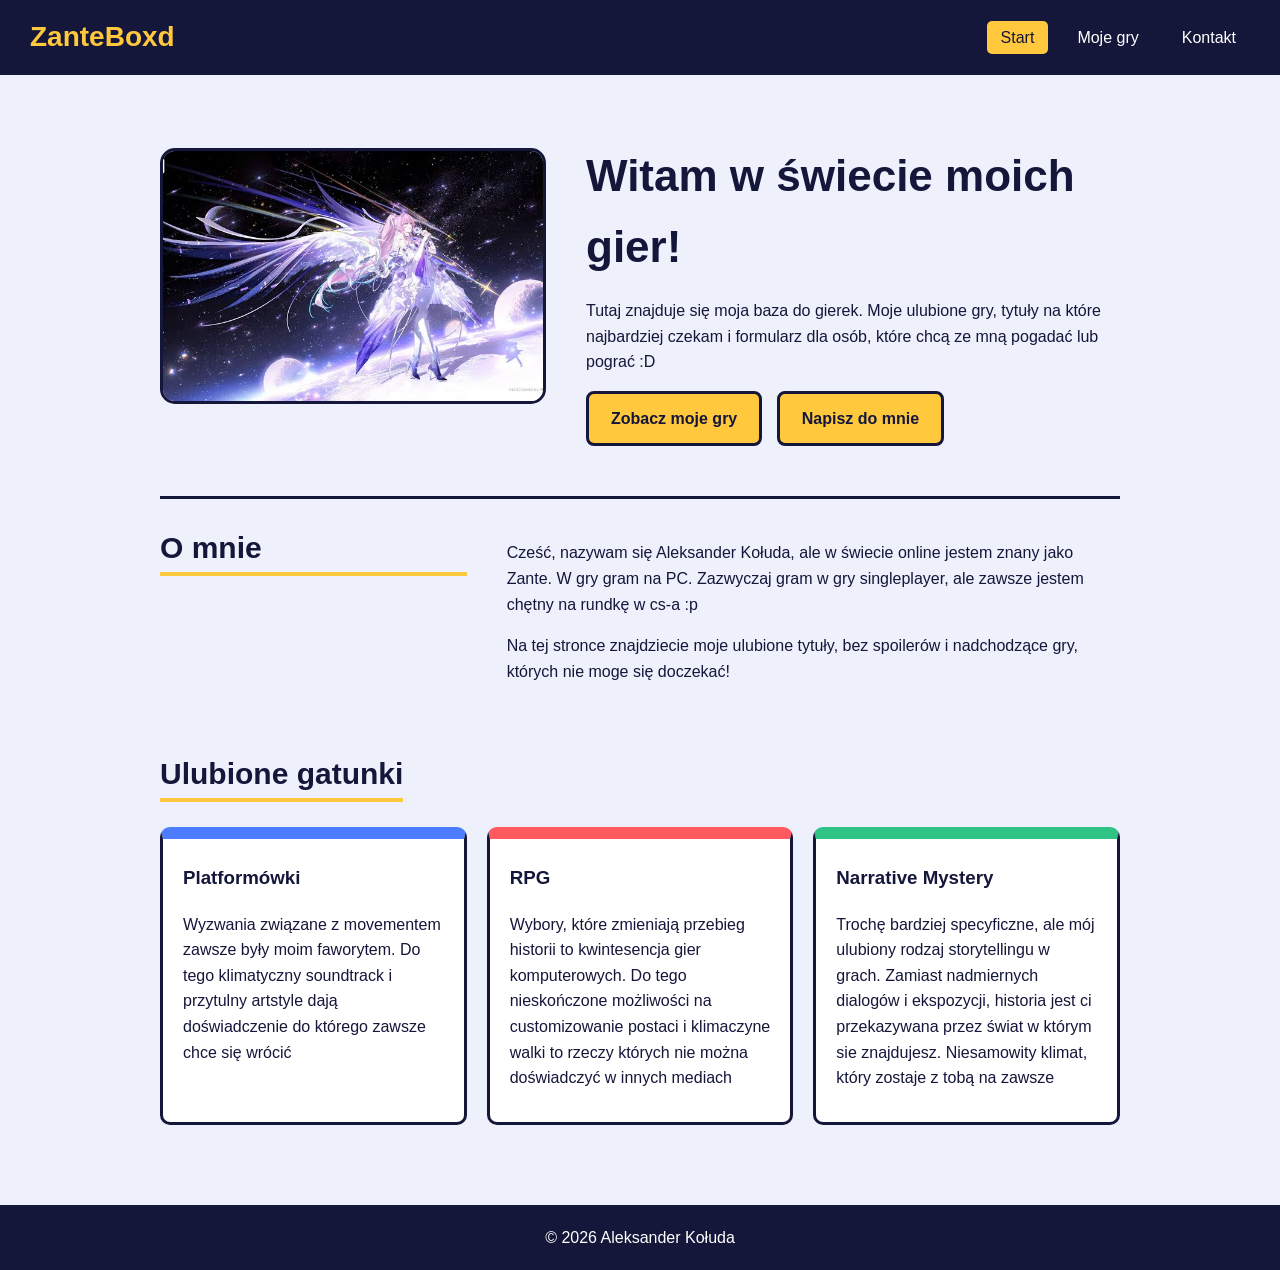
<file: index.html>
<!doctype html>
<html lang="pl">
    <head>
        <meta charset="utf-8" />
        <meta name="viewport" content="width=device-width, initial-scale=1" />
        <title>Start | ZanteBoxd</title>
        <link href="./style.css" rel="stylesheet" />
        <script src="./script.js" defer></script>
    </head>
    <body>
        <header>
            <a class="logo" href="index.html">ZanteBoxd</a>
            <nav>
                <ul>
                    <li><a href="index.html" class="active">Start</a></li>
                    <li><a href="games.html">Moje gry</a></li>
                    <li><a href="contact.html">Kontakt</a></li>
                </ul>
            </nav>
        </header>
        <main>
            <section class="hero_index">
                <img src="images/aemeath.jpg" alt="Zdjecie Aemeath, absolutnej legendy"/>
                <div class="hero_text">
                    <h1>Witam w świecie moich gier!</h1>
                    <p>Tutaj znajduje się moja baza do gierek. Moje ulubione gry, tytuły na które najbardziej czekam i formularz dla osób, które chcą ze mną pogadać lub pograć :D</p>
                    <a class="button" href="games.html">Zobacz moje gry</a>
                    <a class="button" href="contact.html">Napisz do mnie</a>
                </div>
            </section>
            <section class="about_index">
                <h2>O mnie</h2>
                <article class="about_text">
                    <p>Cześć, nazywam się Aleksander Kołuda, ale w świecie online jestem znany jako Zante. W gry gram na PC. Zazwyczaj gram w gry singleplayer, ale zawsze jestem chętny na rundkę w cs-a :p</p>
                    <p>Na tej stronce znajdziecie moje ulubione tytuły, bez spoilerów i nadchodzące gry, których nie moge się doczekać!</p>
                </article>
            </section>
            <section>
                <h2>Ulubione gatunki</h2>
                <div class="cards_index">
                    <article class="card_index">
                        <h3>Platformówki</h3>
                        <p>Wyzwania związane z movementem zawsze były moim faworytem. Do tego klimatyczny soundtrack i przytulny artstyle dają doświadczenie do którego zawsze chce się wrócić</p>
                    </article>
                    <article class="card_index">
                        <h3>RPG</h3>
                        <p>Wybory, które zmieniają przebieg historii to kwintesencja gier komputerowych. Do tego nieskończone możliwości na customizowanie postaci i klimaczyne walki to rzeczy których nie można doświadczyć w innych mediach</p>
                    </article>
                    <article class="card_index">
                        <h3>Narrative Mystery</h3>
                        <p>Trochę bardziej specyficzne, ale mój ulubiony rodzaj storytellingu w grach. Zamiast nadmiernych dialogów i ekspozycji, historia jest ci przekazywana przez świat w którym sie znajdujesz. Niesamowity klimat, który zostaje z tobą na zawsze</p>
                    </article>
                </div>
            </section>
        </main>
        <footer>
            <p>© 2026 Aleksander Kołuda</p>
        </footer>
    </body>
</html>
</file>
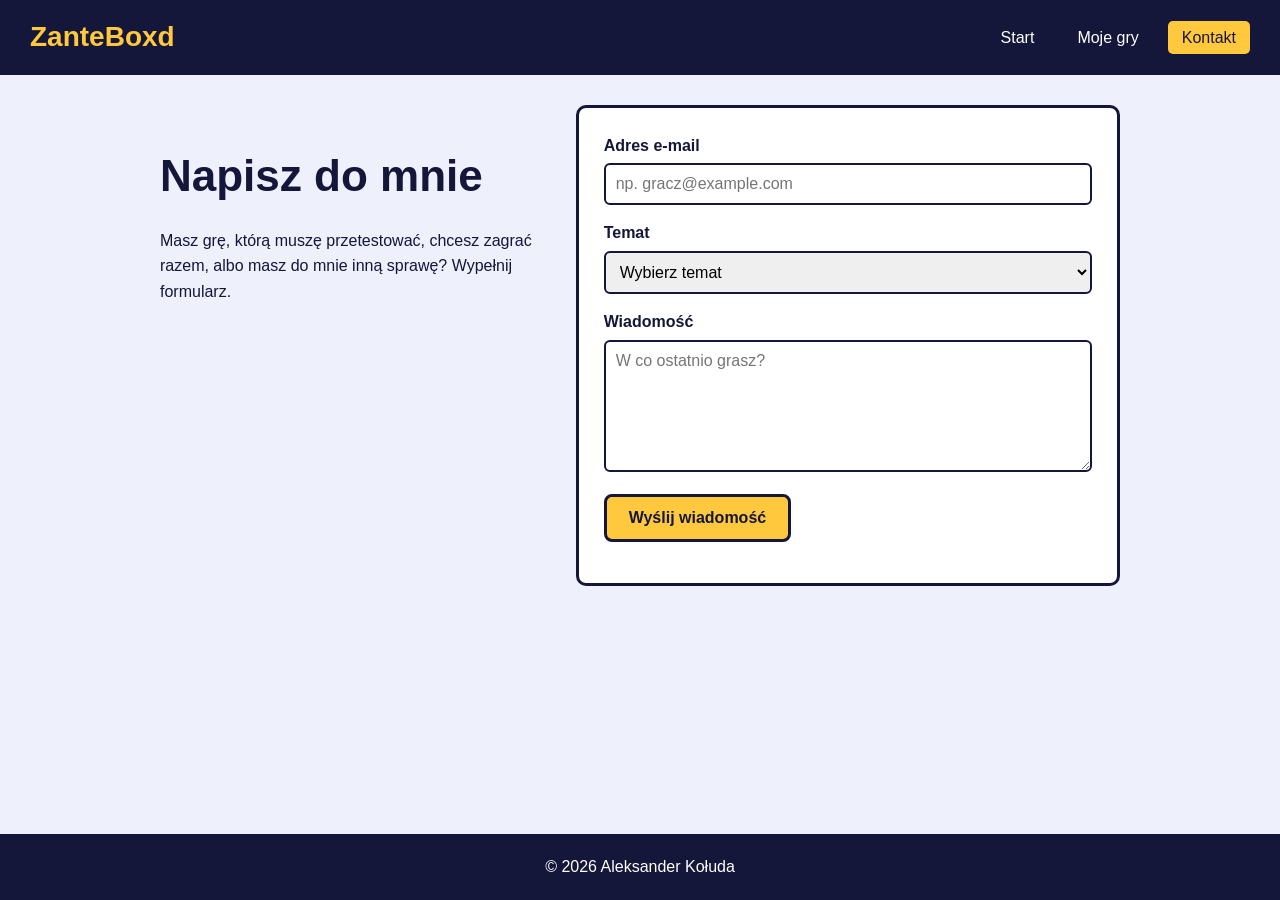
<file: contact.html>
<!doctype html>
<html lang="pl">
    <head>
        <meta charset="utf-8" />
        <meta name="viewport" content="width=device-width, , initial-scale=1" />
        <title>Kontakt | ZanteBoxd</title>
        <link href="./style.css" rel="stylesheet" />
        <script src="./script.js" defer></script>
    </head>
    <body>
        <header>
            <a class="logo" href="index.html">ZanteBoxd</a>
            <nav>
                <ul>
                    <li><a href="index.html">Start</a></li>
                    <li><a href="games.html">Moje gry</a></li>
                    <li><a href="contact.html" class="active">Kontakt</a></li>
                </ul>
            </nav>
        </header>
        <main>
            <section class="contact_page">
                <div class="contact_text">
                    <h1>Napisz do mnie</h1>
                    <p>Masz grę, którą muszę przetestować, chcesz zagrać razem, albo masz do mnie inną sprawę? Wypełnij formularz.</p>
                </div>
                <form class="form_contact" id="contact_form" action="#" method="post">
                    <label for="email">Adres e-mail</label>
                    <input type="email" id="email" name="email" placeholder="np. gracz@example.com" required />

                    <label for="topic">Temat</label>
                    <select id="topic" name="topic" required>
                        <option value="">Wybierz temat</option>
                        <option>Polecenie gry</option>
                        <option>Wspólna rozgrywka</option>
                        <option>Pytanie o stronę</option>
                        <option>Inne</option>
                    </select>

                    <label for="message">Wiadomość</label>
                    <textarea id="message" name="message" rows="6" minlength="10" maxlength="500" placeholder="W co ostatnio grasz?" required></textarea>

                    <button class="button" type="submit">Wyślij wiadomość</button>
                    <p id="form_status"></p>
                </form>
            </section>
        </main>
        <footer>
            <p>© 2026 Aleksander Kołuda</p>
        </footer>
    </body>
</html>
</file>
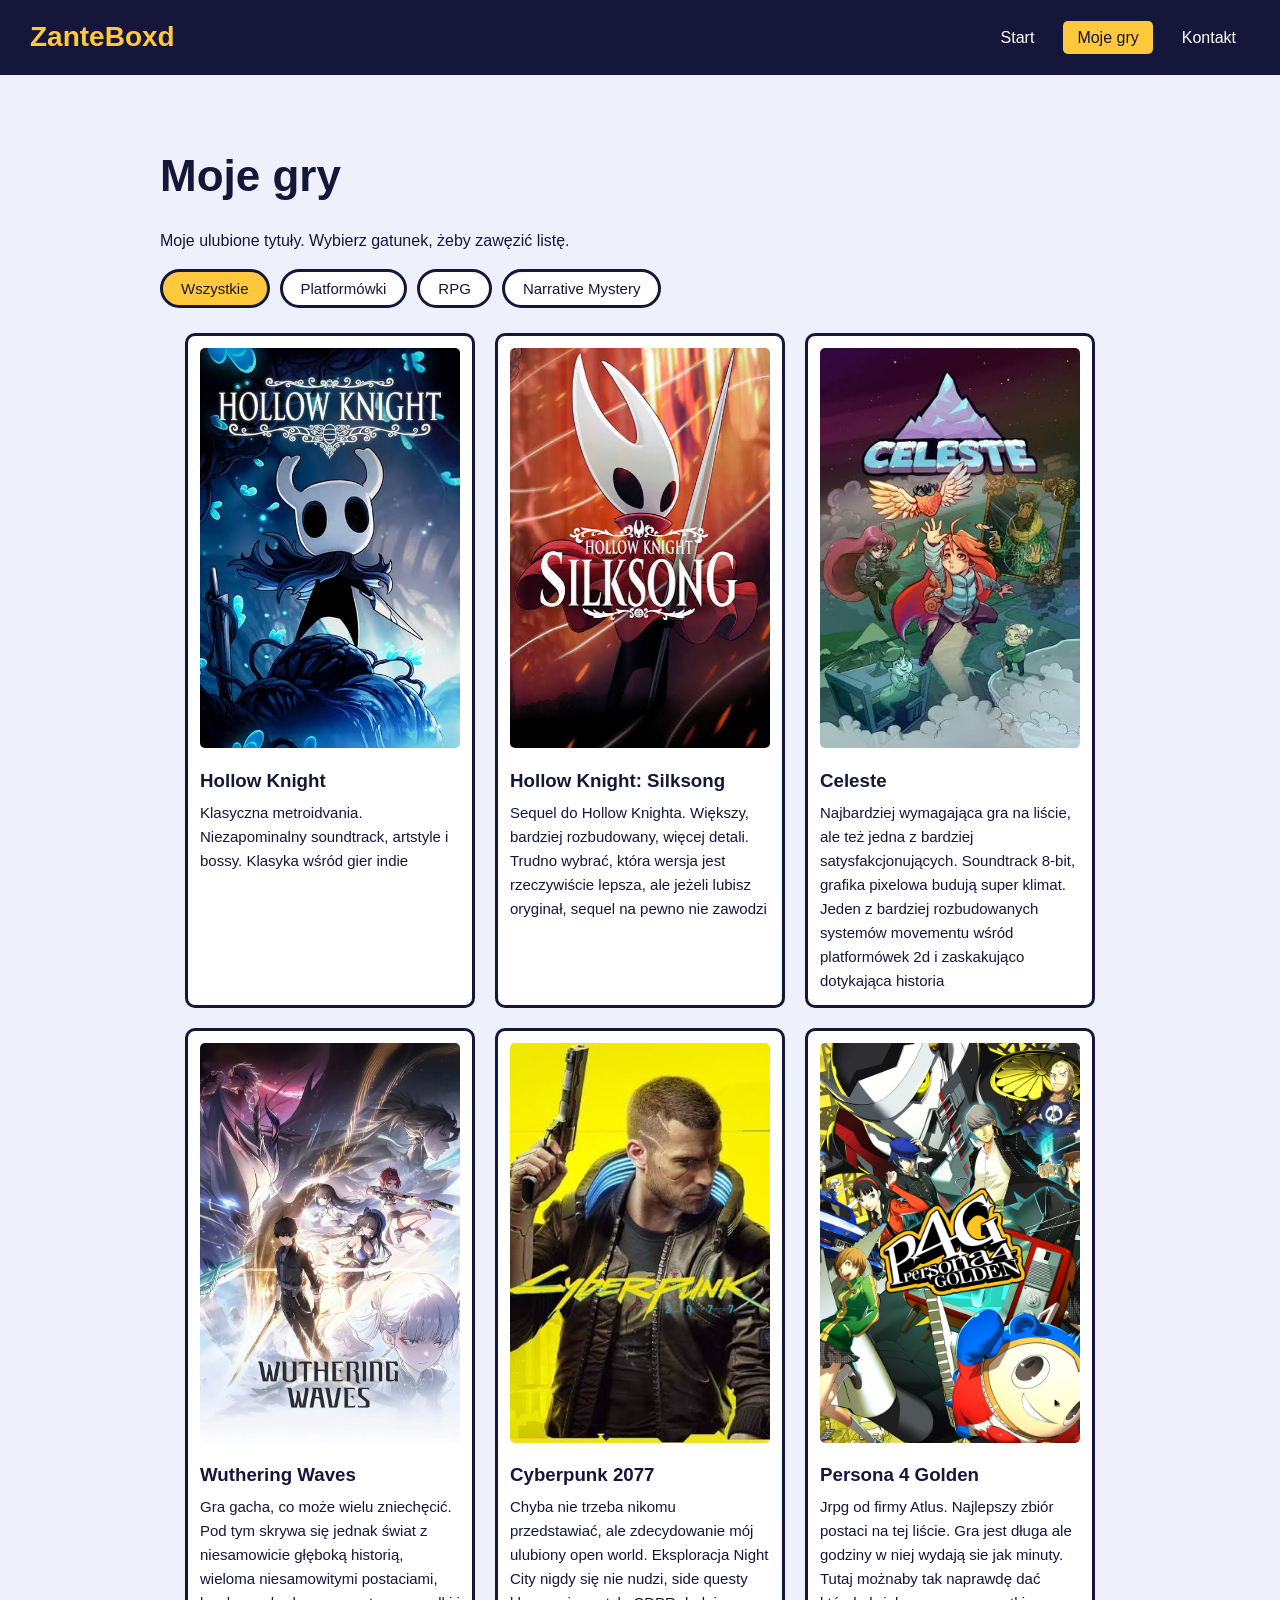
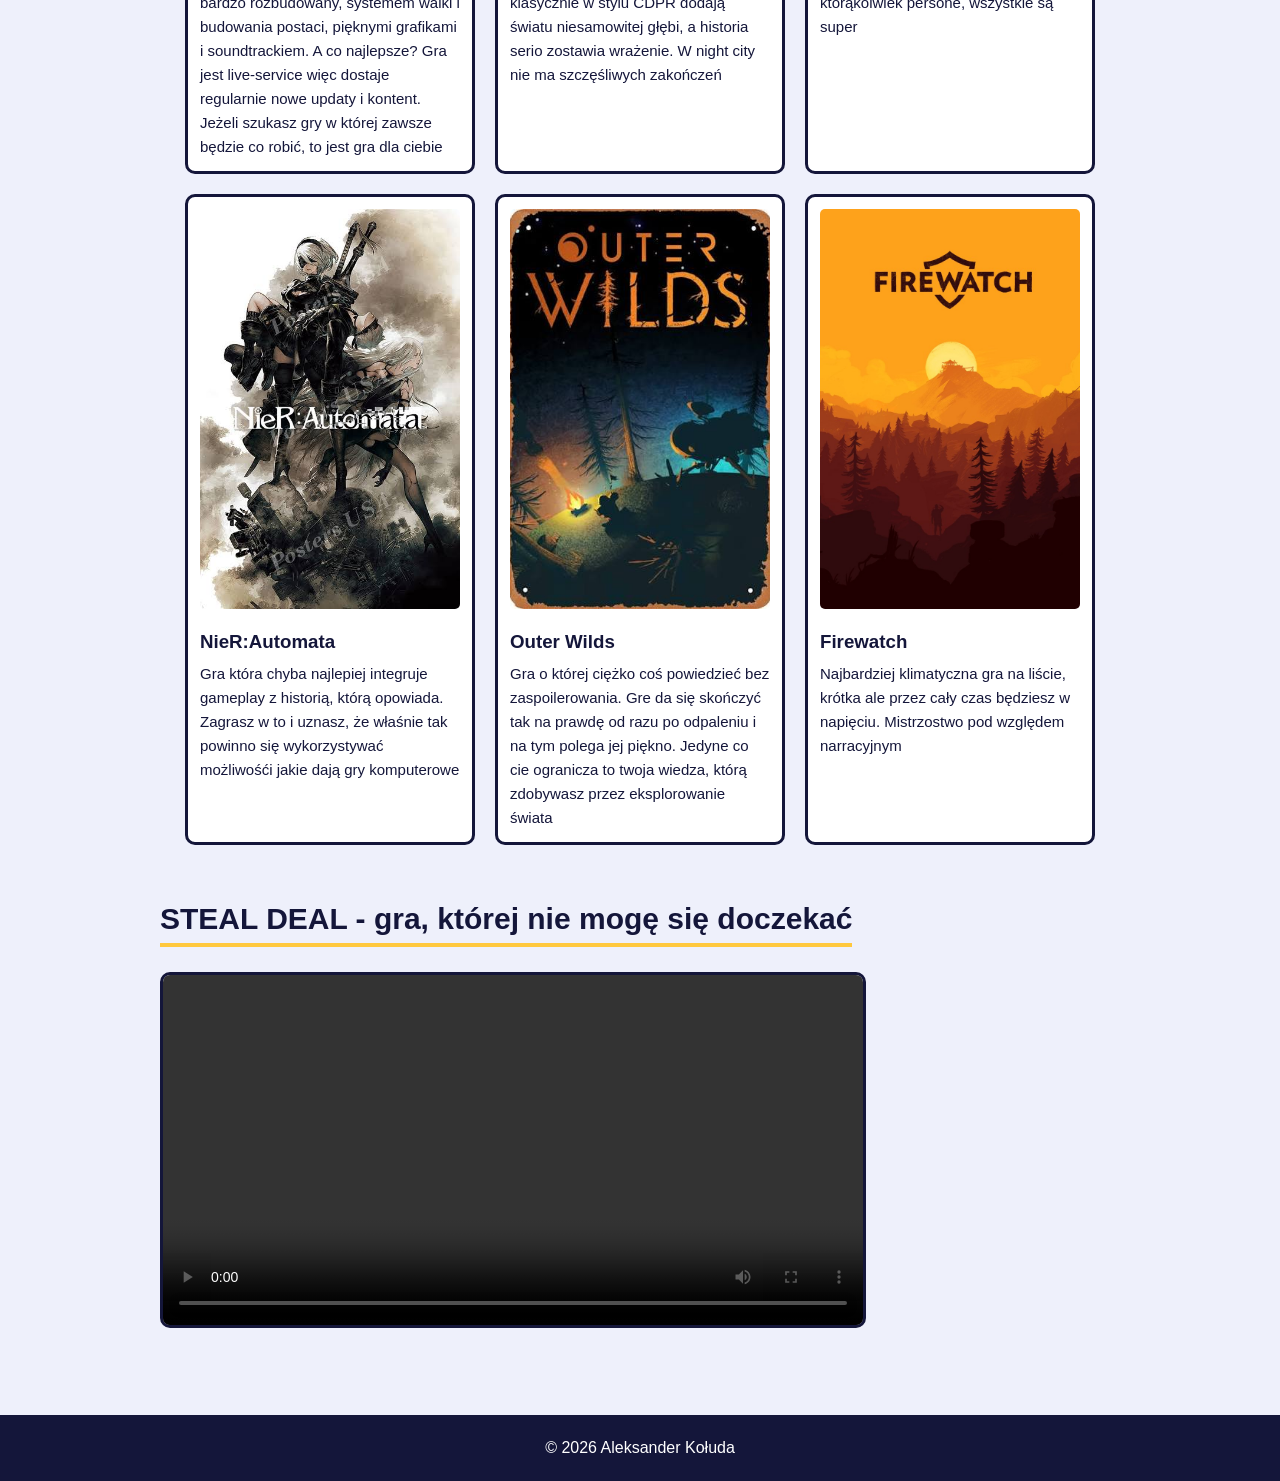
<file: games.html>
<!doctype html>
<html lang="pl">
    <head>
        <meta charset="utf-8" />
        <meta name="viewport" content="width=device-width, initial-scale=1" />
        <title>Moje gry | ZanteBoxd</title>
        <link href="./style.css" rel="stylesheet" />
        <script src="./script.js" defer></script>
    </head>
    <body>
        <header>
            <a class="logo" href="index.html">ZanteBoxd</a>
            <nav>
                <ul>
                    <li><a href="index.html">Start</a></li>
                    <li><a href="games.html" class="active">Moje gry</a></li>
                    <li><a href="contact.html">Kontakt</a></li>
                </ul>
            </nav>
        </header>
        <main>
            <section>
                <h1>Moje gry</h1>
                <p>Moje ulubione tytuły. Wybierz gatunek, żeby zawęzić listę.</p>
                <div class="filters">
                    <button class="filter_button selected" type="button" data-filter="wszystkie">Wszystkie</button>
                    <button class="filter_button" type="button" data-filter="platformowki">Platformówki</button>
                    <button class="filter_button" type="button" data-filter="rpg">RPG</button>
                    <button class="filter_button" type="button" data-filter="mystery">Narrative Mystery</button>
                </div>
                <div class="image_gallery">
                    <figure class="card_gallery" data-genre="platformowki">
                        <img src="images/hollowknight.jpg" alt="Hollow Knight poster" width="600" height="400" />
                        <figcaption>
                            <h3>Hollow Knight</h3>
                            <p>Klasyczna metroidvania. Niezapominalny soundtrack, artstyle i bossy. Klasyka wśród gier indie</p>
                        </figcaption>
                    </figure>
                    <figure class="card_gallery" data-genre="platformowki">
                        <img src="images/silksong.jpg" alt="Hollow Knight: Silksong poster" width="600" height="400" />
                        <figcaption>
                            <h3>Hollow Knight: Silksong</h3>
                            <p>Sequel do Hollow Knighta. Większy, bardziej rozbudowany, więcej detali. Trudno wybrać, która wersja jest rzeczywiście lepsza, ale jeżeli lubisz oryginał, sequel na pewno nie zawodzi</p>
                        </figcaption>
                    </figure>
                    <figure class="card_gallery" data-genre="platformowki">
                        <img src="images/celeste.jpg" alt="Celeste poster" width="600" height="400" />
                        <figcaption>
                            <h3>Celeste</h3>
                            <p>Najbardziej wymagająca gra na liście, ale też jedna z bardziej satysfakcjonujących. Soundtrack 8-bit, grafika pixelowa budują super klimat. Jeden z bardziej rozbudowanych systemów movementu wśród platformówek 2d i zaskakująco dotykająca historia</p>
                        </figcaption>
                    </figure>
                    <figure class="card_gallery" data-genre="rpg">
                        <img src="images/wutheringwaves.jpg " alt="Wuthering Waves poster" width="600" height="400" />
                        <figcaption>
                            <h3>Wuthering Waves</h3>
                            <p>Gra gacha, co może wielu zniechęcić. Pod tym skrywa się jednak świat z niesamowicie głęboką historią, wieloma niesamowitymi postaciami, bardzo rozbudowany, systemem walki i budowania postaci, pięknymi grafikami i soundtrackiem. A co najlepsze? Gra jest live-service więc dostaje regularnie nowe updaty i kontent. Jeżeli szukasz gry w której zawsze będzie co robić, to jest gra dla ciebie</p>
                        </figcaption>
                    </figure>
                    <figure class="card_gallery" data-genre="rpg">
                        <img src="images/cyberpunk.jpg" alt="Cyberpunk2077 poster" width="600" height="400" />
                        <figcaption>
                            <h3>Cyberpunk 2077</h3>
                            <p>Chyba nie trzeba nikomu przedstawiać, ale zdecydowanie mój ulubiony open world. Eksploracja Night City nigdy się nie nudzi, side questy klasycznie w stylu CDPR dodają światu niesamowitej głębi, a historia serio zostawia wrażenie. W night city nie ma szczęśliwych zakończeń</p>
                        </figcaption>
                    </figure>
                    <figure class="card_gallery" data-genre="rpg">
                        <img src="images/persona4.jpg" alt="p4g poster" width="600" height="400" />
                        <figcaption>
                            <h3>Persona 4 Golden</h3>
                            <p>Jrpg od firmy Atlus. Najlepszy zbiór postaci na tej liście. Gra jest długa ale godziny w niej wydają sie jak minuty. Tutaj możnaby tak naprawdę dać którąkolwiek persone, wszystkie są super</p>
                        </figcaption>
                    </figure>
                    <figure class="card_gallery" data-genre="rpg">
                        <img src="images/nier.jpg" alt="NieR:Automata poster" width="600" height="400" />
                        <figcaption>
                            <h3>NieR:Automata</h3>
                            <p>Gra która chyba najlepiej integruje gameplay z historią, którą opowiada. Zagrasz w to i uznasz, że właśnie tak powinno się wykorzystywać możliwośći jakie dają gry komputerowe</p>
                        </figcaption>
                    </figure>
                    <figure class="card_gallery" data-genre="mystery">
                        <img src="images/outerwilds.jpg" alt="Outer Wilds poster" width="600" height="400" />
                        <figcaption>
                            <h3>Outer Wilds</h3>
                            <p>Gra o której ciężko coś powiedzieć bez zaspoilerowania. Gre da się skończyć tak na prawdę od razu po odpaleniu i na tym polega jej piękno. Jedyne co cie ogranicza to twoja wiedza, którą zdobywasz przez eksplorowanie świata</p>
                        </figcaption>
                    </figure>
                    <figure class="card_gallery" data-genre="mystery">
                        <img src="images/firewatch.jpg" alt="Firewatch poster" width="600" height="400" />
                        <figcaption>
                            <h3>Firewatch</h3>
                            <p>Najbardziej klimatyczna gra na liście, krótka ale przez cały czas będziesz w napięciu. Mistrzostwo pod względem narracyjnym</p>
                        </figcaption>
                    </figure>
                </div>
            </section>
            <section>
                <h2>STEAL DEAL - gra, której nie mogę się doczekać</h2>
                <video controls aria-label="Zwiastun gry Steal Deal">
                    <source src="images/sd_trailer.mp4" type="video/mp4"/>
                    Twoja przeglądarka nie obsługuje odtwarzania wideo.
                    <a href="images/sd_trailer.mp4">Pobierz zwiastun</a>.
                </video>
            </section>
        </main>
        <footer>
            <p>© 2026 Aleksander Kołuda</p>
        </footer>
    </body>
</html>
</file>
<file: style.css>
body {
    font-family: Verdana, sans-serif;
    margin: 0;
    background-color: #eef0fb;
    color: #14163a;
    line-height: 1.6;
    min-height: 100vh;
    display: flex;
    flex-direction: column;
}

header {
    background-color: #14163a;
    padding: 15px 30px;
    display: flex;
    justify-content: space-between;
    align-items: center;
    flex-wrap: wrap;
}

.logo {
    color: #ffc83d;
    font-size: 28px;
    font-weight: bold;
    text-decoration: none;
}

nav ul {
    display: flex;
    flex-wrap: wrap;
    justify-content: center;
    gap: 15px;
    list-style: none;
    margin: 0;
    padding: 0;
}

nav a {
    color: white;
    white-space: nowrap;
    color: white;
    text-decoration: none;
    padding: 8px 14px;
    border-radius: 5px;
}

nav a:hover {
    background-color: #4d7cff;
}

nav a.active {
    background-color: #ffc83d;
    color: #14163a;
}

main {
    flex: 1;
    max-width: 1000px;
    width: 100%;
    box-sizing: border-box;
    margin: 0 auto;
    padding: 30px 20px;
}

h1 {
    font-size: 44px;
    margin-bottom: 10px;
}

h2 {
    font-size: 30px;
    border-bottom: 4px solid #ffc83d;
    width: fit-content;
}

section {
    margin-bottom: 50px;
}

.button {
    display: inline-block;
    background-color: #ffc83d;
    color: #14163a;
    font-family: Verdana, sans-serif;
    font-size: 16px;
    font-weight: bold;
    text-decoration: none;
    padding: 12px 22px;
    margin-right: 10px;
    border: 3px solid #14163a;
    border-radius: 8px;
    cursor: pointer;
}

.button:hover {
    background-color: orange;
}

.hero_index {
    display: flex;
    align-items: center;
    gap: 40px;
}

.hero_index img {
    width: 380px;
    height: 250px;
    object-fit: cover; 
    max-width: 100%;
    border: 3px solid #14163a;
    border-radius: 15px;
}

.hero_text {
    flex: 1;
}

.about_index {
    display: flex;
    gap: 40px;
    padding-top: 25px;
    border-top: 3px solid #14163a;
}

.about_index h2 {
    flex: 1;
    align-self: flex-start;
    margin-top: 0;
}

.about_text {
    flex: 2;
}

.cards_index {
    display: flex;
    flex-wrap: wrap;
    gap: 20px;
}

.card_index {
    flex: 1;
    min-width: min(220px, 100%);
    box-sizing: border-box;
    background-color: white;
    padding: 5px 20px 15px 20px;
    border: 3px solid #14163a;
    border-top-width: 12px;
    border-radius: 10px;
}

.card_index:nth-child(1) {
    border-top-color: #4d7cff;
}

.card_index:nth-child(2) {
    border-top-color: #ff5a5f;
}

.card_index:nth-child(3) {
    border-top-color: #2fc486;
}

.image_gallery {
    display: flex;
    flex-wrap: wrap;
    gap: 20px;
    justify-content: center;
}

.card_gallery {
    width: 260px;
    margin: 0;
    padding: 12px;
    background-color: white;
    border: 3px solid #14163a;
    border-radius: 10px;
}

.card_gallery img {
    width: 100%;
    aspect-ratio: 3/2;
    object-fit: cover;
    border-radius: 5px;
}

.card_gallery h3 {
    margin: 10px 0 5px 0;
}

.card_gallery p {
    margin: 0;
    font-size: 15px;
}

video {
    width: 100%;
    max-width: 700px;
    border: 3px solid #14163a;
    border-radius: 10px;
}

.contact_page {
    display: flex;
    flex-wrap: wrap;
    gap: 40px;
}

.contact_text {
    flex: 1;
    min-width: min(250px, 100%);
    box-sizing: border-box;
}

.form_contact {
    flex: 1.3;
    min-width: min(280px, 100%);
    box-sizing: border-box;
    padding: 25px;
    background-color: white;
    border: 3px solid #14163a;
    border-radius: 10px;
}

.form_contact label {
    display: block;
    font-weight: bold;
    margin-bottom: 5px;
}

.form_contact input,
.form_contact select,
.form_contact textarea {
    width: 100%;
    box-sizing: border-box;
    padding: 10px;
    margin-bottom: 15px;
    font-family: Verdana, sans-serif;
    font-size: 16px;
    border: 2px solid #14163a;
    border-radius: 6px;
}

.form_contact input:user-invalid,
.form_contact select:user-invalid,
.form_contact textarea:user-invalid {
    border-color: red;
    background-color: #fff1f1;
}

footer {
    background-color: #14163a;
    color: white;
    text-align: center;
    padding: 20px;
}

footer p {
    margin: 0;
}

@media (max-width: 700px) {
    header {
        flex-direction: column;
        gap: 10px;
        padding: 12px 16px;
    }

    h1 {
        font-size: 32px;
    }

    .hero_index,
    .about_index {
        flex-direction: column;
    }

    .hero_index img {
        order: 0;
    }
}

.filters {
    display: flex;
    flex-wrap: wrap;
    gap: 10px;
    margin-bottom: 25px;
}

.filter_button {
    padding: 8px 18px;
    font-family: Verdana, sans-serif;
    font-size: 15px;
    color: #14163a;
    background-color: white;
    border: 3px solid #14163a;
    border-radius: 20px;
    cursor: pointer;
}

.filter_button:hover {
    background-color: lightblue;
}

.filter_button.selected {
    background-color: #ffc83d;
}

#form_status {
    font-weight: bold;
    margin-bottom: 0;
}
</file>
